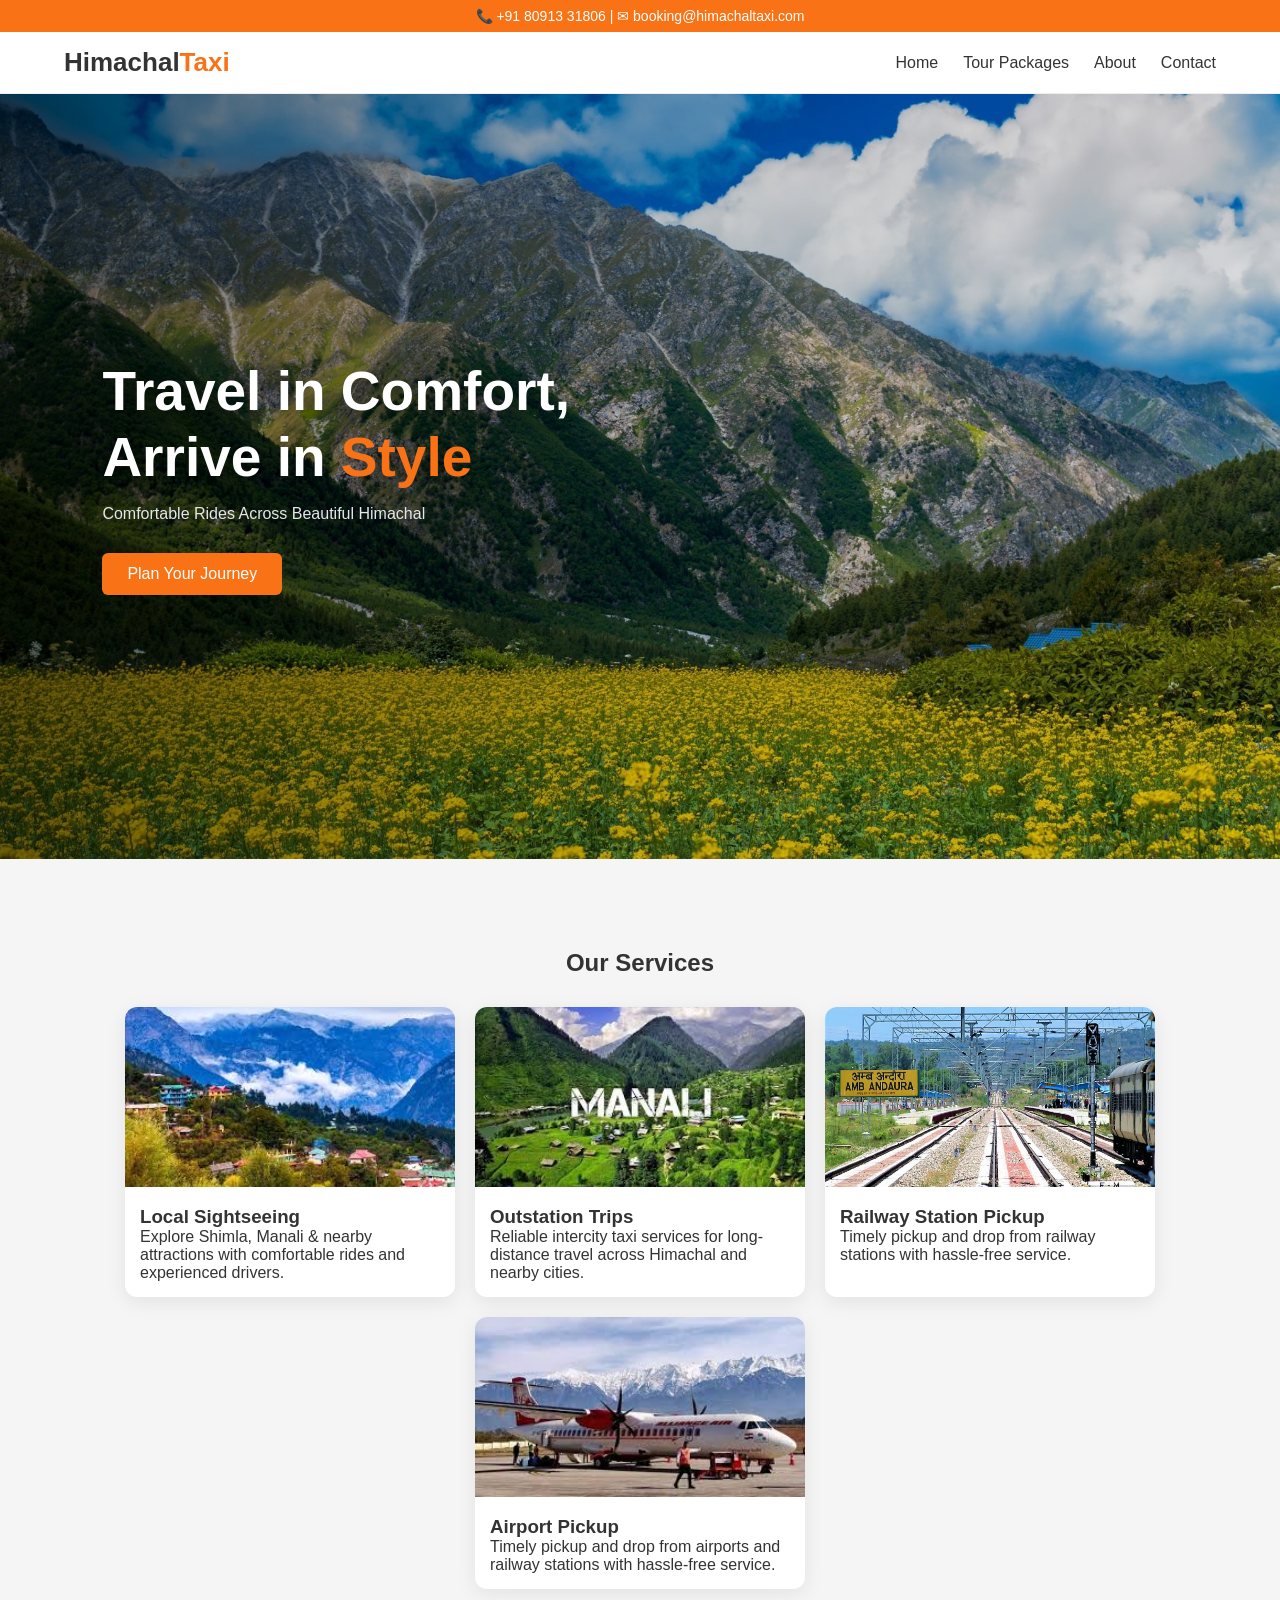
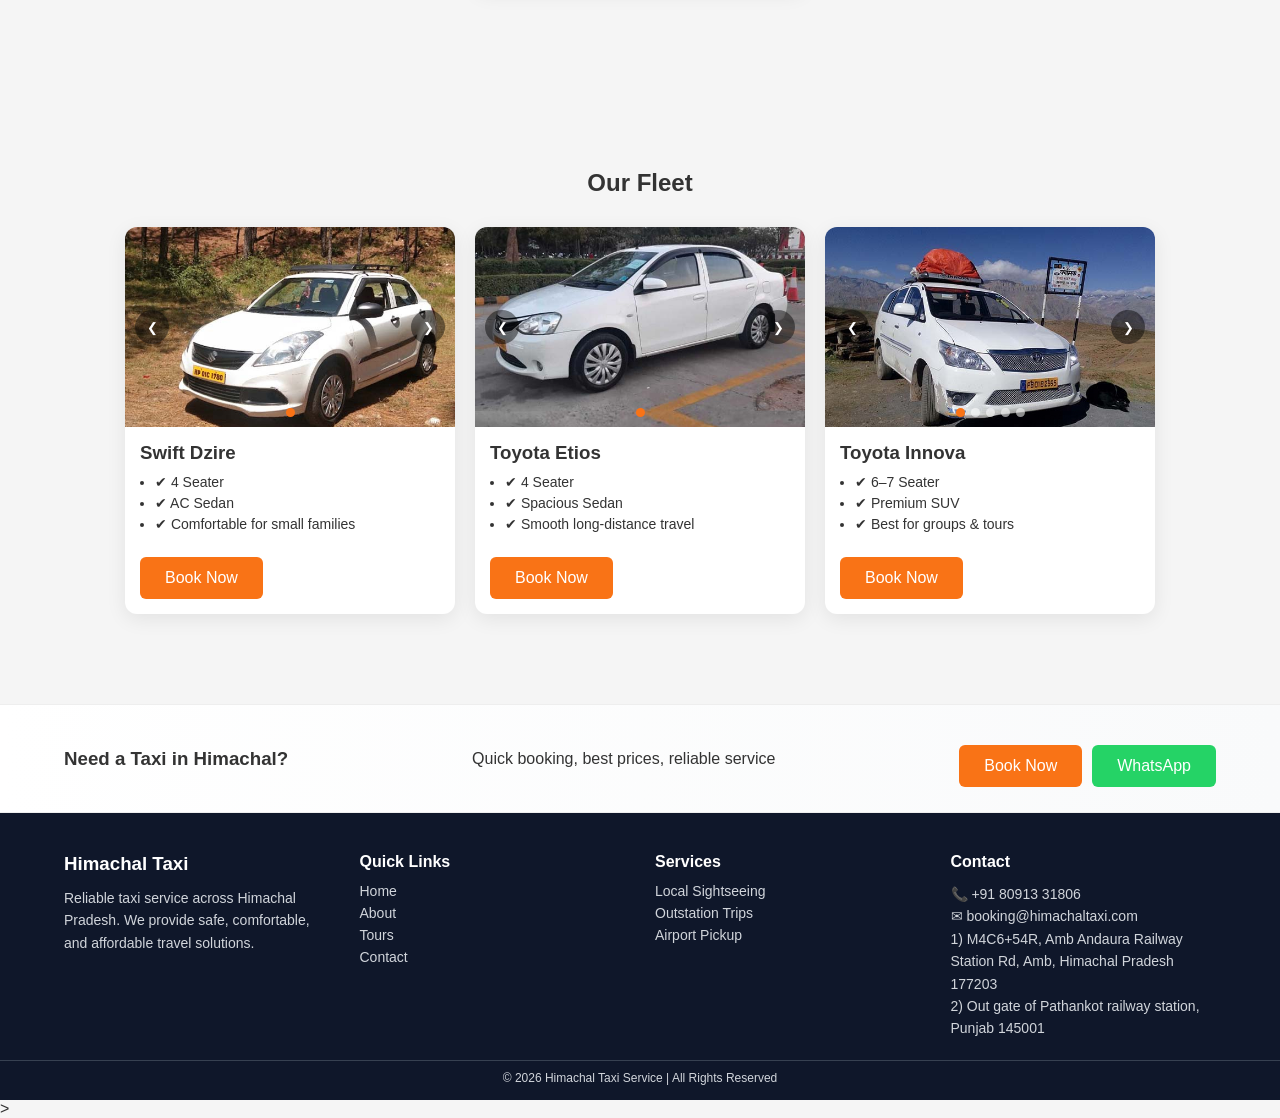
<file: index.html>
<!DOCTYPE html>
<html>
<head>
    <title>Himachal Taxi Service</title>
    <link rel="stylesheet" href="css/style.css">
</head>
<body>

<!-- TOP BAR -->
<div class="topbar">
📞 +91 80913 31806 | ✉ booking@himachaltaxi.com
</div>

<!-- NAVBAR -->
<nav class="navbar">
    <div class="container nav-container">
        <div class="logo">Himachal<span>Taxi</span></div>
        <ul class="nav-links">
            <li><a href="index.html" class="active">Home</a></li>
            <li><a href="tours.html">Tour Packages</a></li>
            <li><a href="about.html">About</a></li>
            <li><a href="contact.html">Contact</a></li>
        </ul>
    </div>
</nav>

<!-- HERO -->
<section class="hero">
    <div class="hero-content">
        <h1>Travel in Comfort, Arrive in  <span>Style</span></h1>
        <p>Comfortable Rides Across Beautiful Himachal</p>
        <a href="contact.html" class="btn">Plan Your Journey</a>
    </div>

</section>

<!-- SERVICES -->
<section class="section">
    <h2>Our Services</h2>

    <div class="cards">

        <div class="card">
            <img src="images/local.jpeg">
            <div class="card-body">
                <h3>Local Sightseeing</h3>
                <p>Explore Shimla, Manali & nearby attractions with comfortable rides and experienced drivers.</p>
            </div>
        </div>

        <div class="card">
            <img src="images/outstaion.jpeg">
            <div class="card-body">
                <h3>Outstation Trips</h3>
                <p>Reliable intercity taxi services for long-distance travel across Himachal and nearby cities.</p>
            </div>
        </div>

        <div class="card">
            <img src="images/Railway-station.jpeg">
            <div class="card-body">
                <h3>Railway Station Pickup</h3>
                <p>Timely pickup and drop from railway stations with hassle-free service.</p>
            </div>
        </div>


        <div class="card">
            <img src="images/airport.jpeg">
            <div class="card-body">
                <h3>Airport Pickup</h3>
                <p>Timely pickup and drop from airports and railway stations with hassle-free service.</p>
            </div>
        </div>

    </div>
</section>

<!-- VEHICLES -->
<section class="section">
    <h2>Our Fleet</h2>

    <div class="cards">

        <!-- DZIRE -->
        <div class="card fleet-card">
            <div class="fleet-carousel" data-carousel>
                <div class="fleet-slides">
                    <img class="fleet-slide" src="images/swift.jpeg" alt="Swift Dzire">
                </div>

                <button class="fleet-prev" type="button" aria-label="Previous image" title="Previous">❮</button>
                <button class="fleet-next" type="button" aria-label="Next image" title="Next">❯</button>
                <div class="fleet-dots" aria-label="Slide navigation"></div>
            </div>

            <div class="card-body">
                <h3>Swift Dzire</h3>


                <ul>
                    <li>✔ 4 Seater</li>
                    <li>✔ AC Sedan</li>
                    <li>✔ Comfortable for small families</li>
                </ul>

                <a href="contact.html" class="btn">Book Now</a>
            </div>
        </div>


        <!-- ETIOS -->
        <div class="card fleet-card">
            <div class="fleet-carousel" data-carousel>
                <div class="fleet-slides">
                    <img class="fleet-slide" src="images/etios.jpeg" alt="Toyota Etios">
                </div>

                <button class="fleet-prev" type="button" aria-label="Previous image" title="Previous">❮</button>
                <button class="fleet-next" type="button" aria-label="Next image" title="Next">❯</button>
                <div class="fleet-dots" aria-label="Slide navigation"></div>
            </div>

            <div class="card-body">
                <h3>Toyota Etios</h3>


                <ul>
                    <li>✔ 4 Seater</li>
                    <li>✔ Spacious Sedan</li>
                    <li>✔ Smooth long-distance travel</li>
                </ul>

                <a href="contact.html" class="btn">Book Now</a>
            </div>
        </div>


        <!-- INNOVA -->
        <div class="card fleet-card">
            <div class="fleet-carousel" data-carousel>
                <div class="fleet-slides">
                    <img class="fleet-slide" src="images/innova.jpeg" alt="Toyota Innova">
                    <img class="fleet-slide" src="images/Urbaina_1.jpeg" alt="Toyota Innova - Photo 2">
                    <img class="fleet-slide" src="images/Urbaina_2.jpeg" alt="Toyota Innova - Photo 3">
                    <img class="fleet-slide" src="images/Urbaina_3.jpeg" alt="Toyota Innova - Photo 4">
                    <img class="fleet-slide" src="images/Urbaina_4.jpeg" alt="Toyota Innova - Photo 5">
                </div>

                <button class="fleet-prev" type="button" aria-label="Previous image" title="Previous">❮</button>
                <button class="fleet-next" type="button" aria-label="Next image" title="Next">❯</button>
                <div class="fleet-dots" aria-label="Slide navigation"></div>
            </div>

            <div class="card-body">
                <h3>Toyota Innova</h3>


                <ul>
                    <li>✔ 6–7 Seater</li>
                    <li>✔ Premium SUV</li>
                    <li>✔ Best for groups & tours</li>
                </ul>

                <a href="contact.html" class="btn">Book Now</a>
            </div>
        </div>

        <!-- INNOVA (2nd listing removed; duplicates caused UI repetition) -->

    </div>
</section>

<section class="cta-strip">
    <div class="container cta-content">
        <h3>Need a Taxi in Himachal?</h3>
        <p>Quick booking, best prices, reliable service</p>

        <div class="cta-buttons">
            <a href="contact.html" class="btn">Book Now</a>
<a href="https://wa.me/918091331806" class="btn whatsapp">WhatsApp</a>
        </div>
    </div>
</section>

<!-- FOOTER -->
<footer class="footer">
    <div class="container footer-content">

        <!-- ABOUT -->
        <div class="footer-col">
            <h3>Himachal Taxi</h3>
            <p>
                Reliable taxi service across Himachal Pradesh.
                We provide safe, comfortable, and affordable travel solutions.
            </p>
        </div>

        <!-- LINKS -->
        <div class="footer-col">
            <h4>Quick Links</h4>
            <ul>
                <li><a href="index.html">Home</a></li>
                <li><a href="about.html">About</a></li>
                <li><a href="tours.html">Tours</a></li>
                <li><a href="contact.html">Contact</a></li>
            </ul>
        </div>

        <!-- SERVICES -->
        <div class="footer-col">
            <h4>Services</h4>
            <ul>
                <li>Local Sightseeing</li>
                <li>Outstation Trips</li>
                <li>Airport Pickup</li>
            </ul>
        </div>

        <!-- CONTACT -->
        <div class="footer-col">
            <h4>Contact</h4>
<p>📞 +91 80913 31806</p>
            <p>✉ booking@himachaltaxi.com</p>
            <p>1) M4C6+54R, Amb Andaura Railway Station Rd, Amb, Himachal Pradesh 177203</p>
            <p>2) Out gate of Pathankot railway station, Punjab 145001</p>

        </div>

    </div>

    <div class="footer-bottom">
        <p>© 2026 Himachal Taxi Service | All Rights Reserved</p>
    </div>
</footer>>

<script>
    (function () {
        function initFleetCarousels() {
            const carousels = document.querySelectorAll('[data-carousel]');
            carousels.forEach((carousel) => {
                const slidesWrap = carousel.querySelector('.fleet-slides');
                const slides = Array.from(carousel.querySelectorAll('.fleet-slide'));
                const prevBtn = carousel.querySelector('.fleet-prev');
                const nextBtn = carousel.querySelector('.fleet-next');
                const dotsWrap = carousel.querySelector('.fleet-dots');

                if (!slidesWrap || slides.length === 0) return;

                let index = 0;

                // Build dots (only once)
                if (dotsWrap && dotsWrap.children.length === 0) {
                    slides.forEach((_, i) => {
                        const dot = document.createElement('button');
                        dot.type = 'button';
                        dot.className = 'fleet-dot';
                        dot.setAttribute('aria-label', 'Go to slide ' + (i + 1));
                        dot.addEventListener('click', () => goTo(i));
                        dotsWrap.appendChild(dot);
                    });
                }

                const dots = dotsWrap ? Array.from(dotsWrap.querySelectorAll('.fleet-dot')) : [];

                function render() {
                    const slideWidth = carousel.clientWidth;
                    slidesWrap.style.transform = 'translateX(' + (-index * slideWidth) + 'px)';

                    dots.forEach((d, i) => {
                        if (i === index) d.classList.add('active');
                        else d.classList.remove('active');
                    });
                }

                function goTo(i) {
                    index = (i + slides.length) % slides.length;
                    render();
                }

                prevBtn && prevBtn.addEventListener('click', () => goTo(index - 1));
                nextBtn && nextBtn.addEventListener('click', () => goTo(index + 1));

                // initial render
                render();

                // keep aligned on resize
                window.addEventListener('resize', render);

                // optional: autoplay for multi-image carousels
                if (slides.length > 1) {
                    let timer = setInterval(() => goTo(index + 1), 3500);
                    carousel.addEventListener('mouseenter', () => clearInterval(timer));
                    carousel.addEventListener('mouseleave', () => {
                        timer = setInterval(() => goTo(index + 1), 3500);
                    });
                }
            });
        }

        if (document.readyState === 'loading') {
            document.addEventListener('DOMContentLoaded', initFleetCarousels);
        } else {
            initFleetCarousels();
        }
    })();
</script>

</body>
</html>
</file>
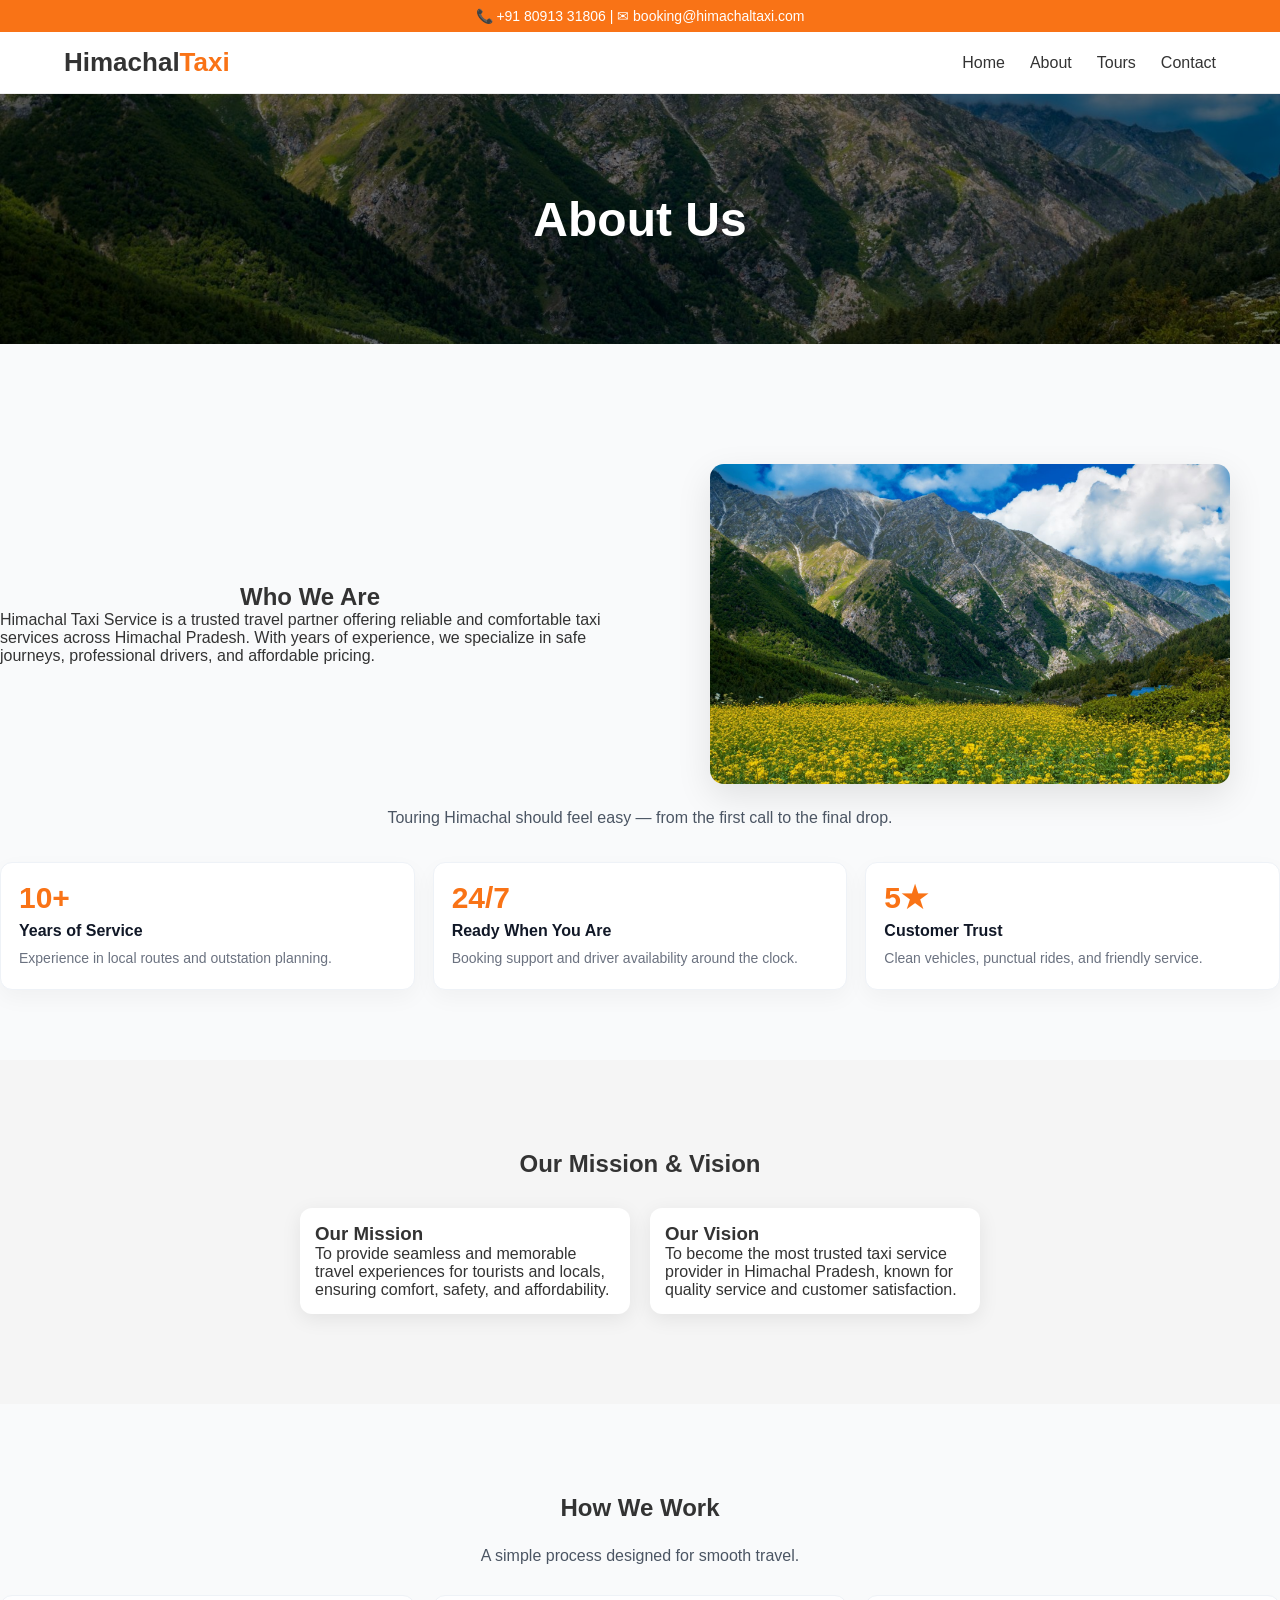
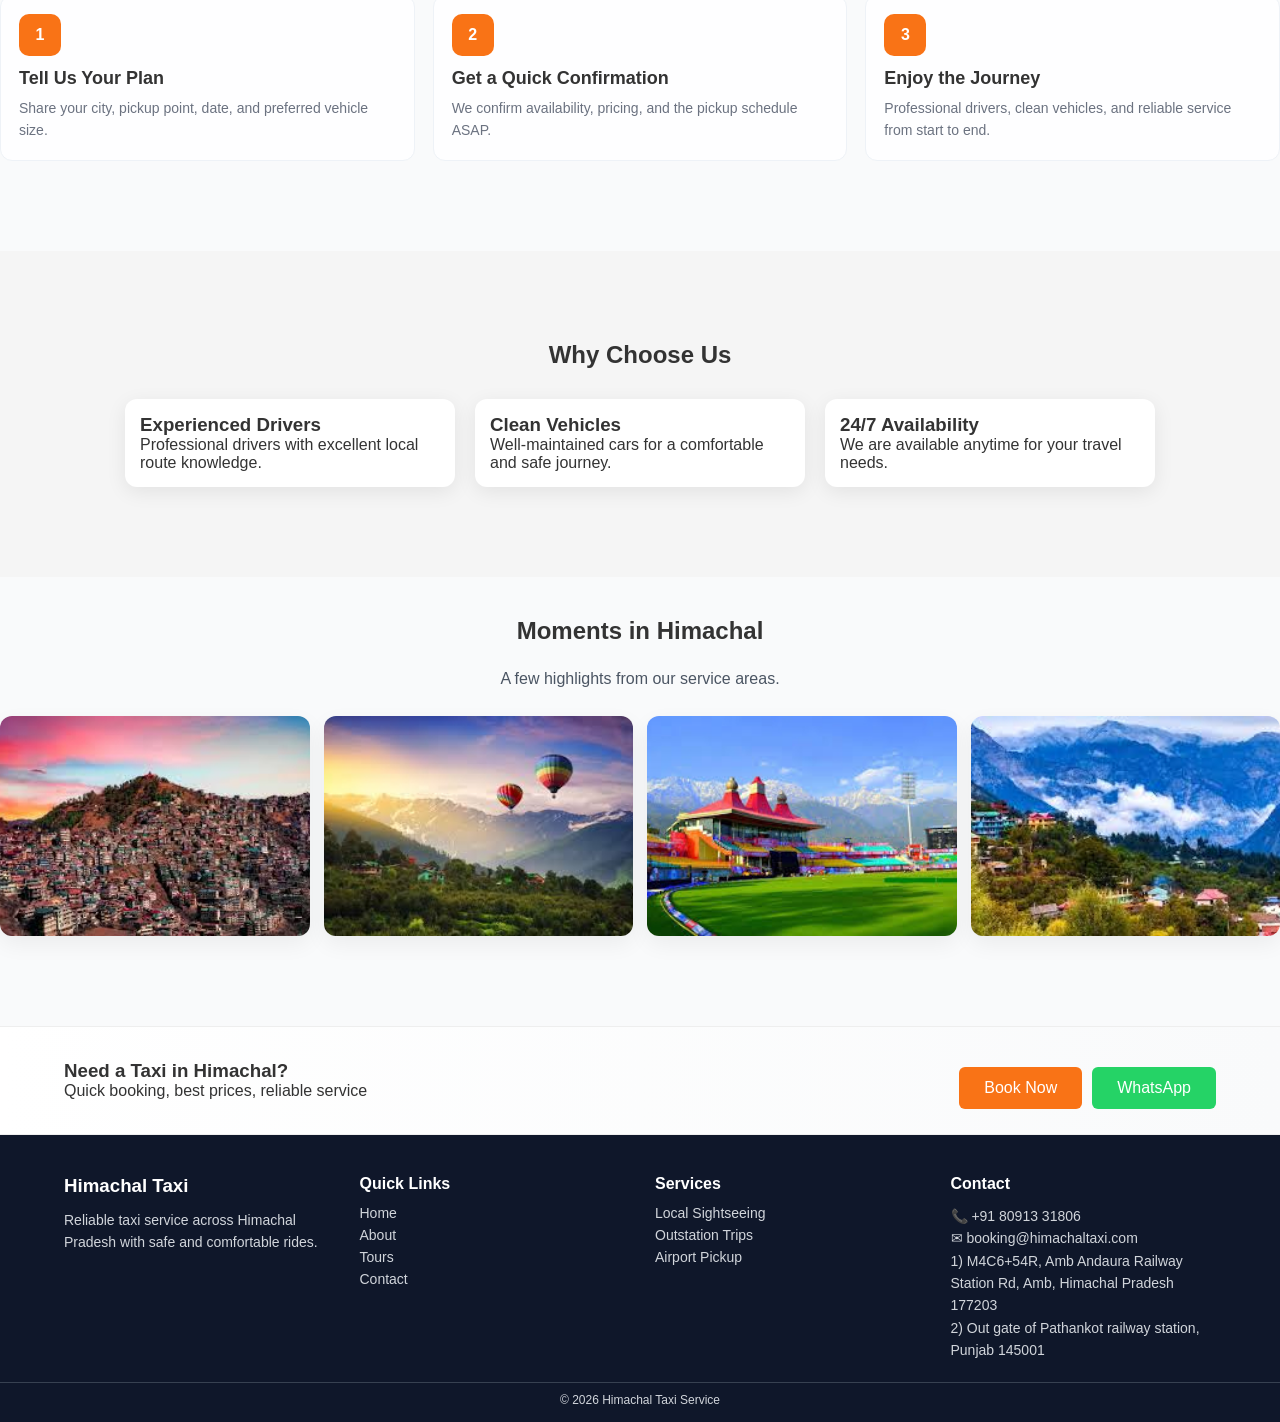
<file: about.html>
<!DOCTYPE html>
<html>
<head>
    <title>About - Himachal Taxi Service</title>
    <link rel="stylesheet" href="css/style.css">
</head>
<body>

<!-- TOP BAR -->
<div class="topbar">
📞 +91 80913 31806 | ✉ booking@himachaltaxi.com
</div>

<!-- NAVBAR -->
<nav class="navbar">
    <div class="container nav-container">
        <div class="logo">Himachal<span>Taxi</span></div>
        <ul class="nav-links">
            <li><a href="index.html">Home</a></li>
            <li><a href="about.html" class="active">About</a></li>
            <li><a href="tours.html">Tours</a></li>
            <li><a href="contact.html">Contact</a></li>
        </ul>
    </div>
</nav>

<!-- HERO -->
<section class="inner-hero">
    <h1>About Us</h1>
</section>

<!-- ABOUT (split) -->
<section class="section light-bg" style="padding-bottom: 70px;">
    <div class="about-split">
        <div class="about-copy">
            <h2>Who We Are</h2>
            <p class="center-text" style="text-align:left;">
                Himachal Taxi Service is a trusted travel partner offering reliable and comfortable taxi services across Himachal Pradesh.
                With years of experience, we specialize in safe journeys, professional drivers, and affordable pricing.
            </p>
        </div>

        <div class="about-image">
            <img src="images/hero-1.jpeg" alt="Himachal Taxi Service">
        </div>
    </div>

    <p class="section-subtitle">Touring Himachal should feel easy — from the first call to the final drop.</p>

    <div class="stats-grid">
        <div class="stat-card">
            <div class="stat-value">10+ </div>
            <div class="stat-label">Years of Service</div>
            <div class="stat-desc">Experience in local routes and outstation planning.</div>
        </div>

        <div class="stat-card">
            <div class="stat-value">24/7</div>
            <div class="stat-label">Ready When You Are</div>
            <div class="stat-desc">Booking support and driver availability around the clock.</div>
        </div>

        <div class="stat-card">
            <div class="stat-value">5★</div>
            <div class="stat-label">Customer Trust</div>
            <div class="stat-desc">Clean vehicles, punctual rides, and friendly service.</div>
        </div>
    </div>
</section>

<!-- MISSION + VISION -->
<section class="section">
    <h2>Our Mission & Vision</h2>
    <div class="cards">

        <div class="card">
            <div class="card-body">
                <h3>Our Mission</h3>
                <p>
                    To provide seamless and memorable travel experiences for tourists and locals,
                    ensuring comfort, safety, and affordability.
                </p>
            </div>
        </div>

        <div class="card">
            <div class="card-body">
                <h3>Our Vision</h3>
                <p>
                    To become the most trusted taxi service provider in Himachal Pradesh,
                    known for quality service and customer satisfaction.
                </p>
            </div>
        </div>

    </div>
</section>

<!-- HOW WE WORK -->
<section class="section light-bg">
    <h2>How We Work</h2>
    <p class="section-subtitle">A simple process designed for smooth travel.</p>

    <div class="timeline">
        <div class="timeline-item">
            <div class="timeline-step">1</div>
            <h3>Tell Us Your Plan</h3>
            <p>Share your city, pickup point, date, and preferred vehicle size.</p>
        </div>

        <div class="timeline-item">
            <div class="timeline-step">2</div>
            <h3>Get a Quick Confirmation</h3>
            <p>We confirm availability, pricing, and the pickup schedule ASAP.</p>
        </div>

        <div class="timeline-item">
            <div class="timeline-step">3</div>
            <h3>Enjoy the Journey</h3>
            <p>Professional drivers, clean vehicles, and reliable service from start to end.</p>
        </div>
    </div>
</section>

<!-- WHY CHOOSE US (cards kept, but made more visual) -->
<section class="section">
    <h2>Why Choose Us</h2>

    <div class="cards">

        <div class="card">
            <div class="card-body">
                <h3>Experienced Drivers</h3>
                <p>Professional drivers with excellent local route knowledge.</p>
            </div>
        </div>

        <div class="card">
            <div class="card-body">
                <h3>Clean Vehicles</h3>
                <p>Well-maintained cars for a comfortable and safe journey.</p>
            </div>
        </div>

        <div class="card">
            <div class="card-body">
                <h3>24/7 Availability</h3>
                <p>We are available anytime for your travel needs.</p>
            </div>
        </div>

    </div>
</section>

<!-- GALLERY -->
<section class="section light-bg" style="padding-top: 40px;">
    <h2>Moments in Himachal</h2>
    <p class="section-subtitle">A few highlights from our service areas.</p>

    <div class="gallery-grid">
        <div class="gallery-item"><img src="images/shimla.jpeg" alt="Shimla"/></div>
        <div class="gallery-item"><img src="images/manali.jpeg" alt="Manali"/></div>
        <div class="gallery-item"><img src="images/dharamshala.jpeg" alt="Dharamshala"/></div>
        <div class="gallery-item"><img src="images/local.jpeg" alt="Local Himachal"/></div>
    </div>
</section>


<!-- SLIM CTA (same as home) -->
<section class="cta-strip">
    <div class="container cta-content">
        <div>
            <h3>Need a Taxi in Himachal?</h3>
            <p>Quick booking, best prices, reliable service</p>
        </div>

        <div class="cta-buttons">
            <a href="contact.html" class="btn">Book Now</a>
<a href="https://wa.me/918091331806" class="btn whatsapp">WhatsApp</a>
        </div>
    </div>
</section>

<!-- FOOTER -->
<footer class="footer">
    <div class="footer-content">

        <div class="footer-col">
            <h3>Himachal Taxi</h3>
            <p>Reliable taxi service across Himachal Pradesh with safe and comfortable rides.</p>
        </div>

        <div class="footer-col">
            <h4>Quick Links</h4>
            <ul>
                <li><a href="index.html">Home</a></li>
                <li><a href="about.html">About</a></li>
                <li><a href="tours.html">Tours</a></li>
                <li><a href="contact.html">Contact</a></li>
            </ul>
        </div>

        <div class="footer-col">
            <h4>Services</h4>
            <ul>
                <li>Local Sightseeing</li>
                <li>Outstation Trips</li>
                <li>Airport Pickup</li>
            </ul>
        </div>

        <div class="footer-col">
            <h4>Contact</h4>
<p>📞 +91 80913 31806</p>
            <p>✉ booking@himachaltaxi.com</p>
            <p>1) M4C6+54R, Amb Andaura Railway Station Rd, Amb, Himachal Pradesh 177203</p>
            <p>2) Out gate of Pathankot railway station, Punjab 145001</p>

        </div>

    </div>

    <div class="footer-bottom">
        <p>© 2026 Himachal Taxi Service</p>
    </div>
</footer>

</body>
</html>
</file>
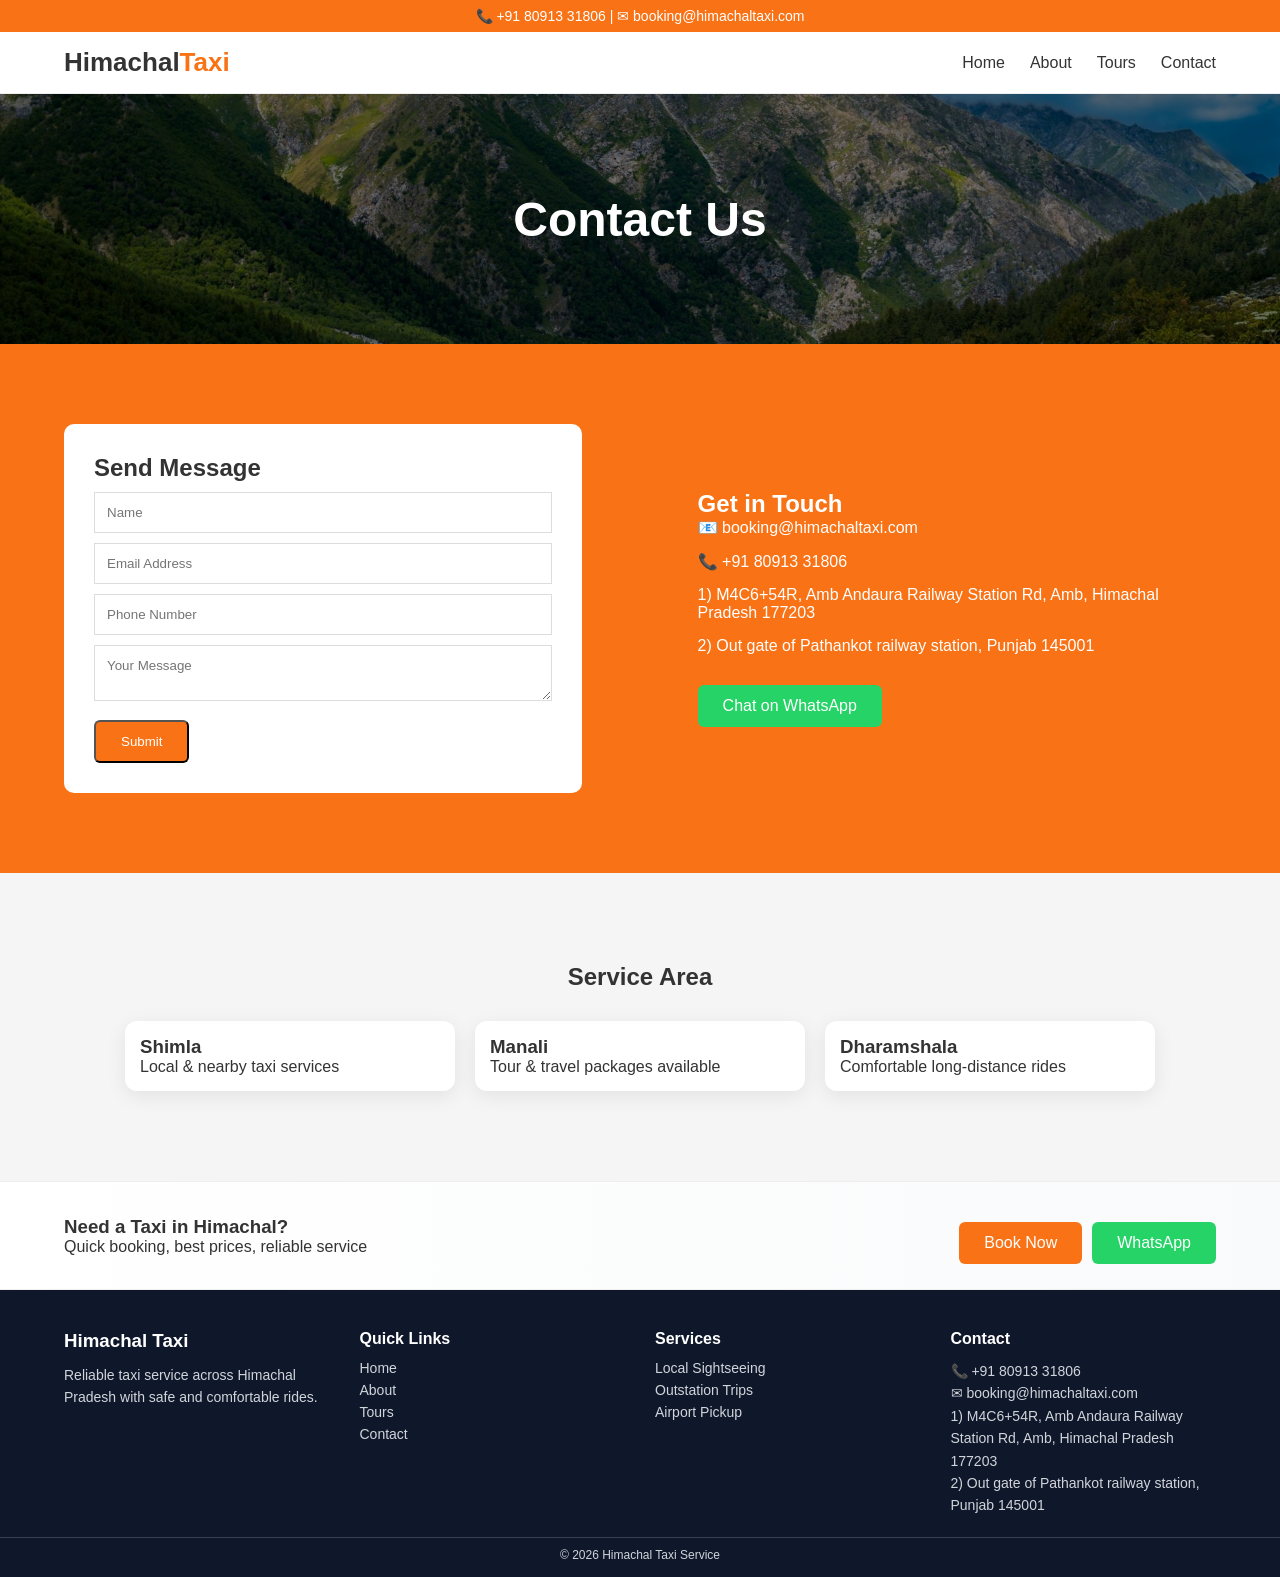
<file: contact.html>
<!DOCTYPE html>
<html>
<head>
    <title>Contact - Himachal Taxi Service</title>
    <link rel="stylesheet" href="css/style.css">
</head>
<body>

<!-- TOP BAR -->
<div class="topbar">
📞 +91 80913 31806 | ✉ booking@himachaltaxi.com
</div>

<!-- NAVBAR -->
<nav class="navbar">
    <div class="container nav-container">
        <div class="logo">Himachal<span>Taxi</span></div>
        <ul class="nav-links">
            <li><a href="index.html">Home</a></li>
            <li><a href="about.html">About</a></li>
            <li><a href="tours.html">Tours</a></li>
            <li><a href="contact.html" class="active">Contact</a></li>
        </ul>
    </div>
</nav>

<!-- HERO -->
<section class="inner-hero">
    <h1>Contact Us</h1>
</section>

<!-- CONTACT SECTION -->
<section class="contact-section">
    <div class="container contact-wrapper">

        <!-- FORM -->
        <div class="contact-form">
            <h2>Send Message</h2>

            <input type="text" id="contactName" placeholder="Name">
            <input type="email" id="contactEmail" placeholder="Email Address">
            <input type="text" id="contactPhone" placeholder="Phone Number">
            <textarea id="contactMessage" placeholder="Your Message"></textarea>

            <button class="btn" type="button" id="contactSubmit">Submit</button>
        </div>


        <!-- CONTACT INFO -->
        <div class="contact-info">
            <h2>Get in Touch</h2>

            <p>📧 booking@himachaltaxi.com</p>
            <p>📞 +91 80913 31806</p>
            <p>1) M4C6+54R, Amb Andaura Railway Station Rd, Amb, Himachal Pradesh 177203</p>

            <p>2) Out gate of Pathankot railway station, Punjab 145001</p>


            <a href="https://wa.me/918091331806" class="btn whatsapp">
                Chat on WhatsApp

            </a>
        </div>

    </div>
</section>



<!-- SERVICE AREA -->
<section class="section">
    <h2>Service Area</h2>
    <div class="cards">
        <div class="card">
            <div class="card-body">
                <h3>Shimla</h3>
                <p>Local & nearby taxi services</p>
            </div>
        </div>

        <div class="card">
            <div class="card-body">
                <h3>Manali</h3>
                <p>Tour & travel packages available</p>
            </div>
        </div>

        <div class="card">
            <div class="card-body">
                <h3>Dharamshala</h3>
                <p>Comfortable long-distance rides</p>
            </div>
        </div>
    </div>
</section>

<!-- SLIM CTA -->
<section class="cta-strip">
    <div class="container cta-content">
        <div>
            <h3>Need a Taxi in Himachal?</h3>
            <p>Quick booking, best prices, reliable service</p>
        </div>

        <div class="cta-buttons">
            <a href="contact.html" class="btn">Book Now</a>
            <a href="https://wa.me/918091331806" class="btn whatsapp">WhatsApp</a>
        </div>
    </div>
</section>

<!-- FOOTER -->
<footer class="footer">

    <div class="footer-content">

        <div class="footer-col">
            <h3>Himachal Taxi</h3>
            <p>Reliable taxi service across Himachal Pradesh with safe and comfortable rides.</p>
        </div>

        <div class="footer-col">
            <h4>Quick Links</h4>
            <ul>
                <li><a href="index.html">Home</a></li>
                <li><a href="about.html">About</a></li>
                <li><a href="tours.html">Tours</a></li>
                <li><a href="contact.html">Contact</a></li>
            </ul>
        </div>

        <div class="footer-col">
            <h4>Services</h4>
            <ul>
                <li>Local Sightseeing</li>
                <li>Outstation Trips</li>
                <li>Airport Pickup</li>
            </ul>
        </div>

        <div class="footer-col">
            <h4>Contact</h4>
            <p>📞 +91 80913 31806</p>

            <p>✉ booking@himachaltaxi.com</p>
            <p>1) M4C6+54R, Amb Andaura Railway Station Rd, Amb, Himachal Pradesh 177203</p>
            <p>2) Out gate of Pathankot railway station, Punjab 145001</p>

        </div>

    </div>

    <div class="footer-bottom">
        <p>© 2026 Himachal Taxi Service</p>
    </div>
</footer>

<script>
    (function () {
        const btn = document.getElementById('contactSubmit');
        const nameEl = document.getElementById('contactName');
        const emailEl = document.getElementById('contactEmail');
        const phoneEl = document.getElementById('contactPhone');
        const msgEl = document.getElementById('contactMessage');

        if (!btn || !nameEl || !emailEl || !phoneEl || !msgEl) return;

        function escapeForWhatsApp(str) {
            return encodeURIComponent((str || '').trim());
        }

        btn.addEventListener('click', () => {
            const name = nameEl.value;
            const email = emailEl.value;
            const phone = phoneEl.value;
            const message = msgEl.value;

            const combinedMessage = [
                'Hello Himachal Taxi 👋',
                '',
                'Name: ' + (name || '-'),
                'Email: ' + (email || '-'),
                'Phone: ' + (phone || '-'),
                '',
                'Message: ' + (message || '-'),
            ].join('\n');

            const whatsappNumber = '918091331806';

            const url = 'https://wa.me/' + whatsappNumber + '?text=' + escapeForWhatsApp(combinedMessage);

            window.location.href = url;
        });
    })();
</script>

</body>
</html>
</file>
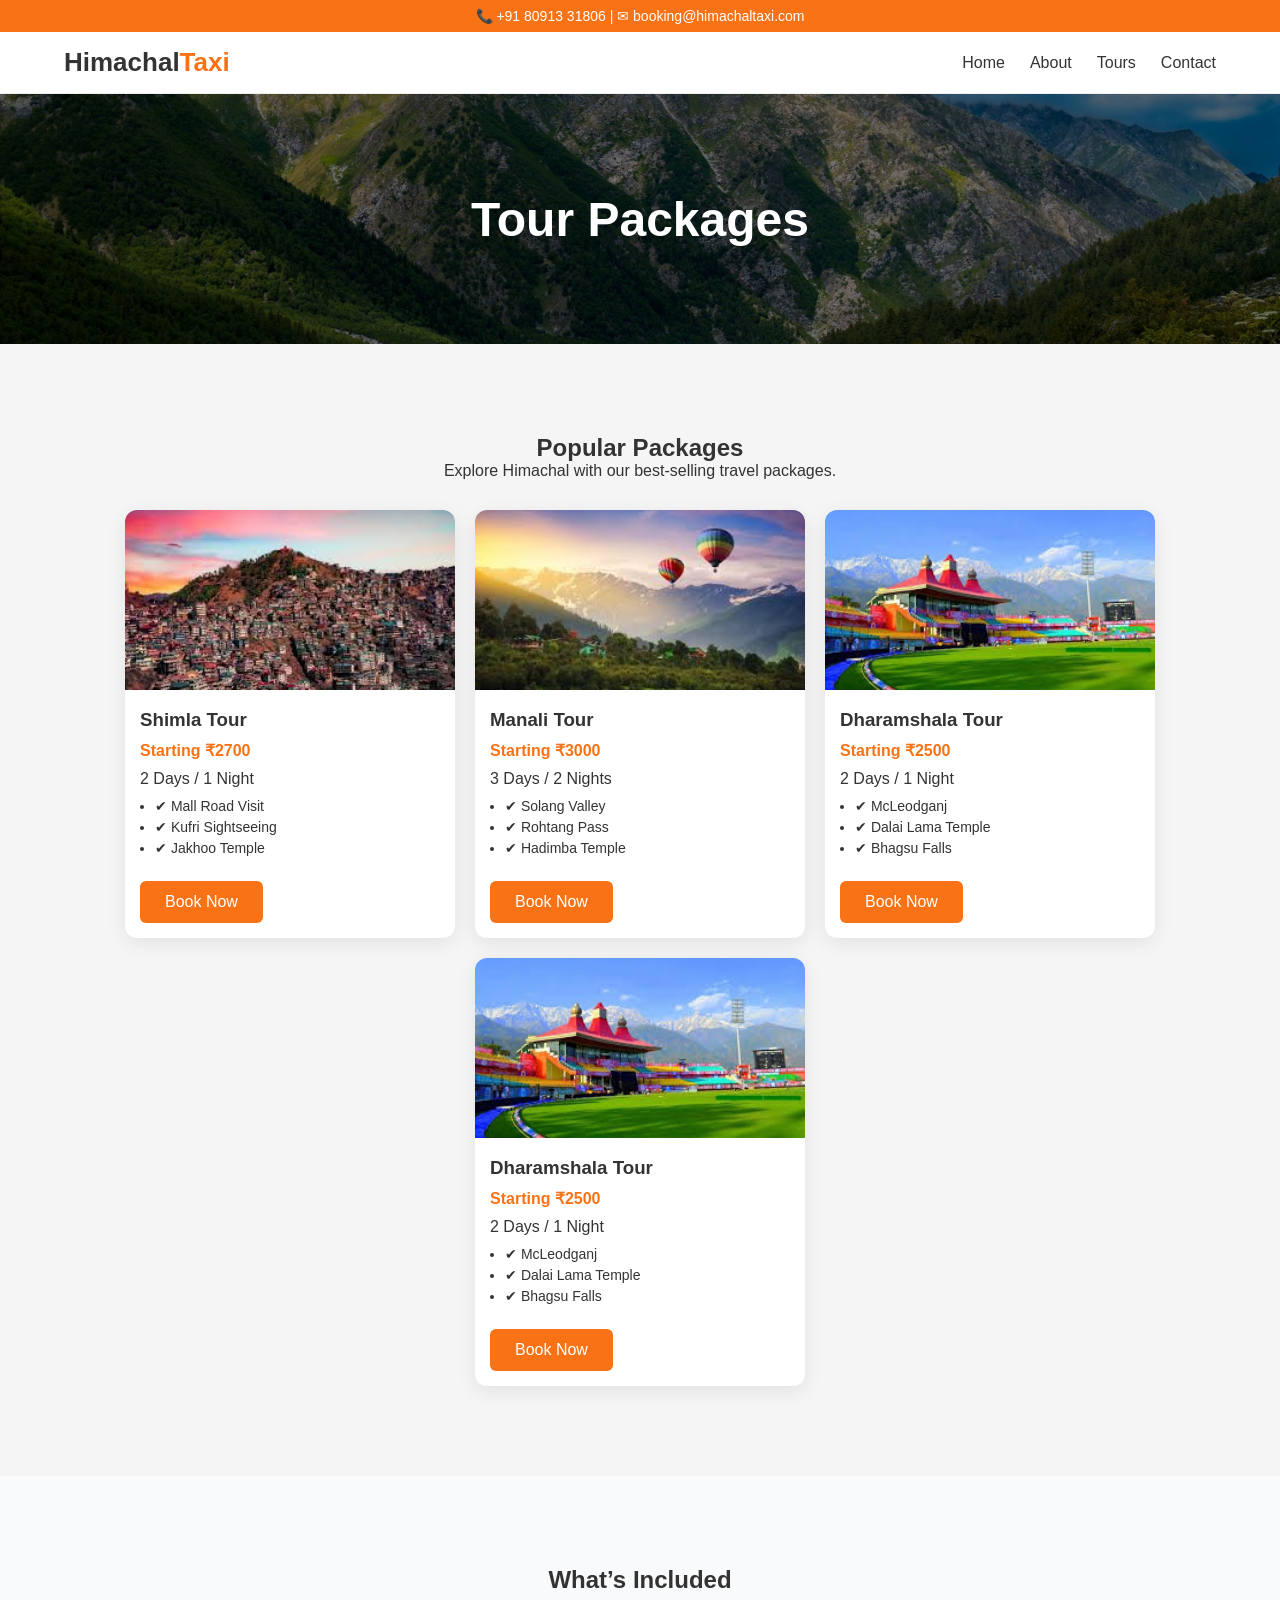
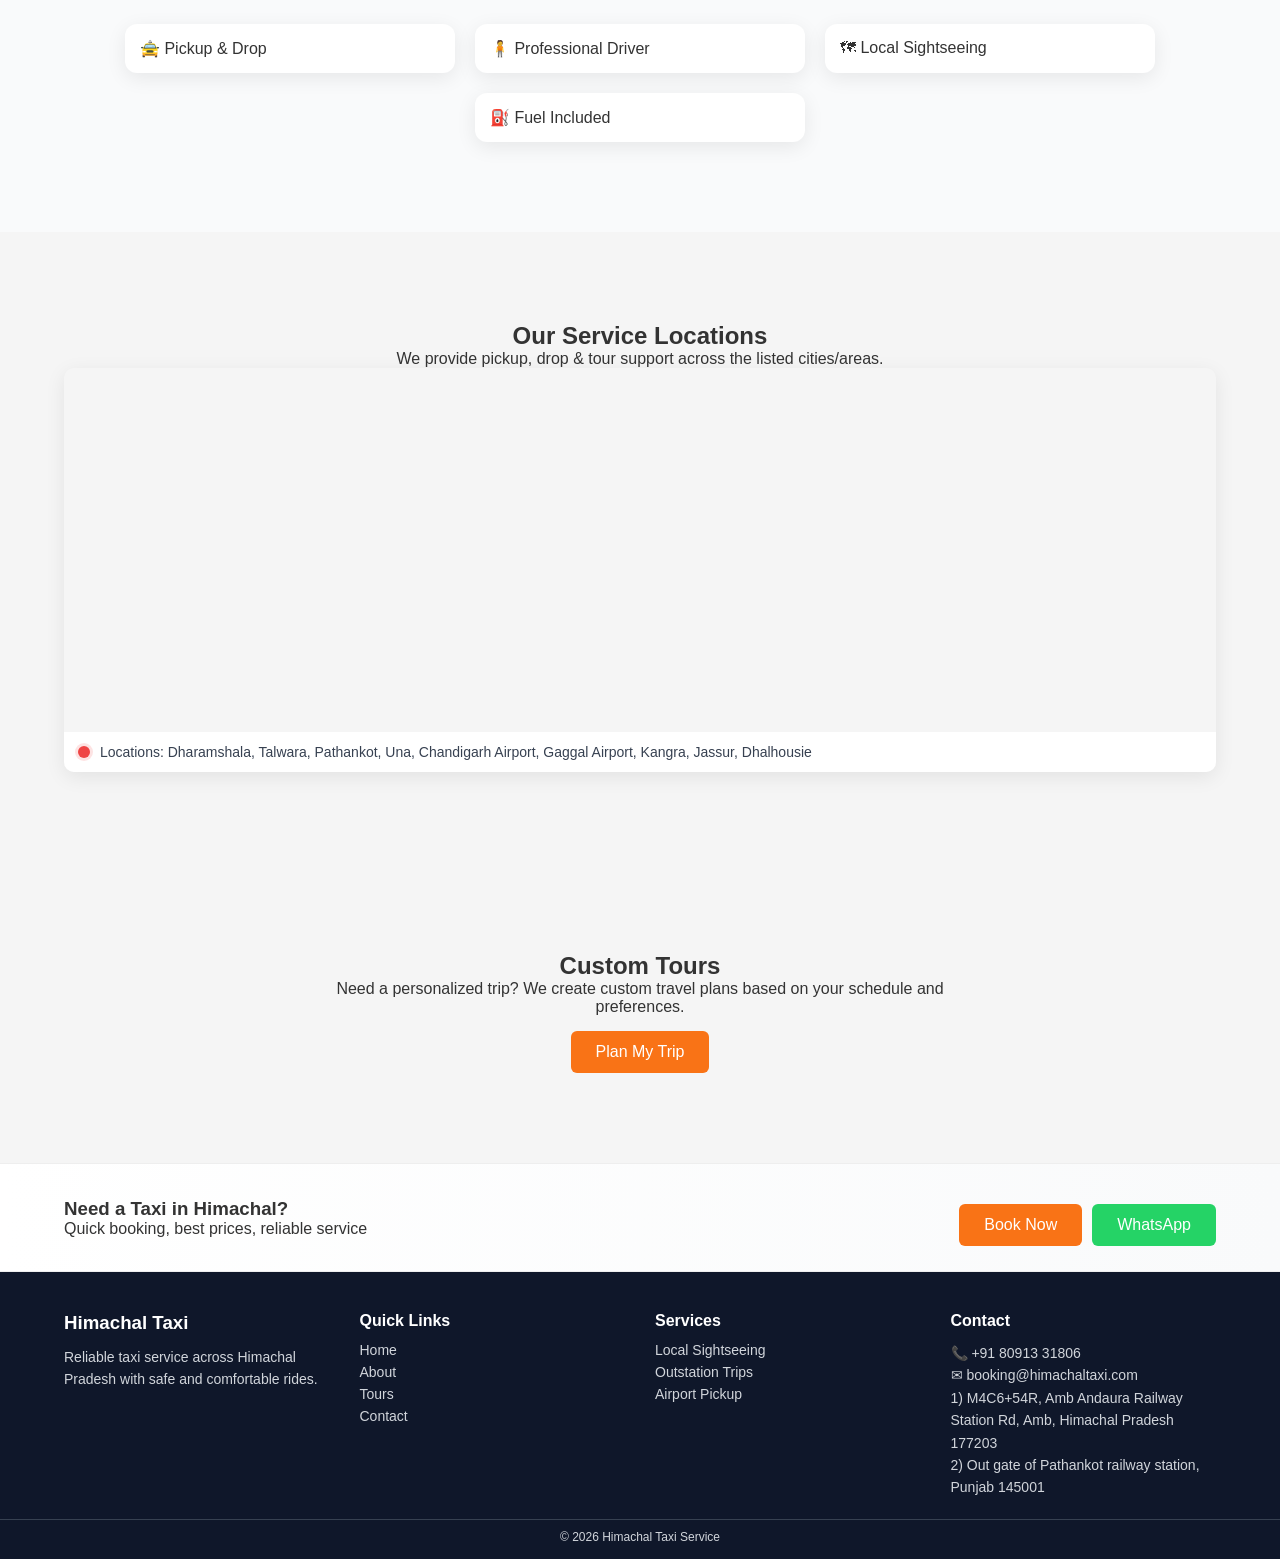
<file: tours.html>
<!DOCTYPE html>
<html>
<head>
    <title>Tours - Himachal Taxi Service</title>
    <link rel="stylesheet" href="css/style.css">
</head>
<body>

<!-- TOP BAR -->
<div class="topbar">
📞 +91 80913 31806 | ✉ booking@himachaltaxi.com
</div>

<!-- NAVBAR -->
<nav class="navbar">
    <div class="container nav-container">
        <div class="logo">Himachal<span>Taxi</span></div>
        <ul class="nav-links">
            <li><a href="index.html">Home</a></li>
            <li><a href="about.html">About</a></li>
            <li><a href="tours.html" class="active">Tours</a></li>
            <li><a href="contact.html">Contact</a></li>
        </ul>
    </div>
</nav>

<!-- HERO -->
<section class="inner-hero">
    <h1>Tour Packages</h1>
</section>

<!-- PACKAGES -->
<section class="section">
    <h2>Popular Packages</h2>
    <p class="center-text">
        Explore Himachal with our best-selling travel packages.
    </p>

    <div class="cards">

        <!-- SHIMLA -->
        <div class="card package-card">
            <img src="images/shimla.jpeg">
            <div class="card-body">
                <h3>Shimla Tour</h3>
                <p class="price">Starting ₹2700</p>
                <p>2 Days / 1 Night</p>
                <ul>
                    <li>✔ Mall Road Visit</li>
                    <li>✔ Kufri Sightseeing</li>
                    <li>✔ Jakhoo Temple</li>
                </ul>
                <a href="contact.html" class="btn">Book Now</a>
            </div>
        </div>

        <!-- MANALI -->
        <div class="card package-card">
            <img src="images/manali.jpeg">
            <div class="card-body">
                <h3>Manali Tour</h3>
                <p class="price">Starting ₹3000</p>
                <p>3 Days / 2 Nights</p>
                <ul>
                    <li>✔ Solang Valley</li>
                    <li>✔ Rohtang Pass</li>
                    <li>✔ Hadimba Temple</li>
                </ul>
                <a href="contact.html" class="btn">Book Now</a>
            </div>
        </div>

        <!-- DHARAMSHALA -->
        <div class="card package-card">
            <img src="images/dharamshala.jpeg">
            <div class="card-body">
                <h3>Dharamshala Tour</h3>
                <p class="price">Starting ₹2500</p>
                <p>2 Days / 1 Night</p>
                <ul>
                    <li>✔ McLeodganj</li>
                    <li>✔ Dalai Lama Temple</li>
                    <li>✔ Bhagsu Falls</li>
                </ul>
                <a href="contact.html" class="btn">Book Now</a>
            </div>
        </div>

         <div class="card package-card">
            <img src="images/dharamshala.jpeg">
            <div class="card-body">
                <h3>Dharamshala Tour</h3>
                <p class="price">Starting ₹2500</p>
                <p>2 Days / 1 Night</p>
                <ul>
                    <li>✔ McLeodganj</li>
                    <li>✔ Dalai Lama Temple</li>
                    <li>✔ Bhagsu Falls</li>
                </ul>
                <a href="contact.html" class="btn">Book Now</a>
            </div>
        </div>

    </div>
</section>

<!-- INCLUDED -->
<section class="section light-bg">
    <h2>What’s Included</h2>

    <div class="cards">
        <div class="card">
            <div class="card-body">🚖 Pickup & Drop</div>
        </div>

        <div class="card">
            <div class="card-body">🧍 Professional Driver</div>
        </div>

        <div class="card">
            <div class="card-body">🗺 Local Sightseeing</div>
        </div>

        <div class="card">
            <div class="card-body">⛽ Fuel Included</div>
        </div>
    </div>
</section>

<!-- SERVICE MAP (multi-location) -->
<section class="section">
    <h2>Our Service Locations</h2>
    <p class="center-text">
        We provide pickup, drop & tour support across the listed cities/areas.
    </p>

    <div class="container">
        <div class="map-wrap map-multi">
            <iframe
                title="Himachal Taxi Locations Map"
                src="https://www.google.com/maps?q=Dharamshala,HP|Talwara,HP|Pathankot,Punjab|Una,HP|Chandigarh|Gaggal,HP|Kangra,HP|Jassur,HP|Dhalhousie,HP&output=embed"
                loading="lazy"
                referrerpolicy="no-referrer-when-downgrade"
            ></iframe>

            <div class="map-legend">
                <span class="dot"></span> Locations: Dharamshala, Talwara, Pathankot, Una, Chandigarh Airport, Gaggal Airport, Kangra, Jassur, Dhalhousie
            </div>
        </div>
    </div>
</section>

<!-- CUSTOM TOUR -->
<section class="section">
    <h2>Custom Tours</h2>
    <p class="center-text">
        Need a personalized trip? We create custom travel plans based on your schedule and preferences.
    </p>
    <a href="contact.html" class="btn">Plan My Trip</a>
</section>

<!-- SLIM CTA (REPLACED OLD ORANGE BLOCK) -->
<section class="cta-strip">
    <div class="container cta-content">
        <div>
            <h3>Need a Taxi in Himachal?</h3>
            <p>Quick booking, best prices, reliable service</p>
        </div>

        <div class="cta-buttons">
            <a href="contact.html" class="btn">Book Now</a>
<a href="https://wa.me/918091331806" class="btn whatsapp">WhatsApp</a>
        </div>
    </div>
</section>

<!-- FOOTER -->
<footer class="footer">
    <div class="footer-content">

        <div class="footer-col">
            <h3>Himachal Taxi</h3>
            <p>Reliable taxi service across Himachal Pradesh with safe and comfortable rides.</p>
        </div>

        <div class="footer-col">
            <h4>Quick Links</h4>
            <ul>
                <li><a href="index.html">Home</a></li>
                <li><a href="about.html">About</a></li>
                <li><a href="tours.html">Tours</a></li>
                <li><a href="contact.html">Contact</a></li>
            </ul>
        </div>

        <div class="footer-col">
            <h4>Services</h4>
            <ul>
                <li>Local Sightseeing</li>
                <li>Outstation Trips</li>
                <li>Airport Pickup</li>
            </ul>
        </div>

        <div class="footer-col">
            <h4>Contact</h4>
<p>📞 +91 80913 31806</p>
            <p>✉ booking@himachaltaxi.com</p>
            <p>1) M4C6+54R, Amb Andaura Railway Station Rd, Amb, Himachal Pradesh 177203</p>
            <p>2) Out gate of Pathankot railway station, Punjab 145001</p>

        </div>

    </div>

    <div class="footer-bottom">
        <p>© 2026 Himachal Taxi Service</p>
    </div>
</footer>

</body>
</html>
</file>
<file: css/style.css>
/* RESET */
* {
    margin: 0;
    padding: 0;
    box-sizing: border-box;
    font-family: 'Segoe UI', sans-serif;
}

body {
    background: #f5f5f5;
    color: #333;
}

/* TOP BAR */
.topbar {
    background: #f97316;
    color: white;
    padding: 8px 0;
    font-size: 14px;
    text-align: center;
}

/* NAVBAR */
.navbar {
    background: white;
    padding: 15px 0;
    border-bottom: 1px solid #eee;
    position: sticky;
    top: 0;
    z-index: 1000;
}

.container {
    width: 90%;
    margin: auto;
}

.nav-container {
    display: flex;
    justify-content: space-between;
    align-items: center;
}

.logo {
    font-size: 26px;
    font-weight: bold;
}

.logo span {
    color: #f97316;
}

.nav-links {
    display: flex;
    gap: 25px;
    list-style: none;
}

.nav-links a {
    text-decoration: none;
    color: #333;
    font-weight: 500;
    transition: 0.3s;
}

.nav-links a:hover {
    color: #f97316;
}

/* HERO */
.hero {
    height: 85vh;
    background-image: url('../images/hero-1.jpeg');
    background-position: center center;
    background-size: cover;
    background-repeat: no-repeat;
    position: relative;
    display: flex;
    align-items: center;
    overflow: hidden;

    /* Helps with perceived sharpness */
    image-rendering: -webkit-optimize-contrast;
    transform: translateZ(0);
}

/* OVERLAY (balanced, not dull) */
.hero::before {
    content: '';
    position: absolute;
    inset: 0;
    background: linear-gradient(
        to right,
        rgba(0,0,0,0.55),
        rgba(0,0,0,0.20),
        rgba(0,0,0,0.12)
    );
}


/* CONTENT */
.hero-content {
    position: relative;
    color: white;
    padding-left: 8%;
    max-width: 600px;
}

/* HEADING */
.hero-content h1 {
    font-size: 55px;
    font-weight: bold;
    line-height: 1.2;
    text-shadow: 0 5px 20px rgba(0,0,0,0.4);
}

/* HIGHLIGHT TEXT */
.hero-content h1 span {
    color: #f97316;
}

/* SUBTEXT */
.hero-content p {
    margin: 15px 0;
    font-size: 16px;
    color: #e5e7eb;
}
/* CALL BOX */
.call-box {
    position: absolute;
    right: 8%;
    top: 40%;
    background: rgba(0,0,0,0.6);
    padding: 20px;
    color: white;
    border-radius: 8px;
}

/* BUTTON */
.btn {
    background: #f97316;
    color: white;
    padding: 12px 25px;
    border-radius: 6px;
    text-decoration: none;
    display: inline-block;
    margin-top: 15px;
    transition: 0.3s ease;
}

.btn:hover {
    background: #ea580c;
    transform: translateY(-2px);
    box-shadow: 0 10px 20px rgba(249,115,22,0.3);
}

.btn.whatsapp {
    background: #25D366;
}

.btn.whatsapp:hover {
    background: #1ebc59;
}

/* SECTION */
.section {
    padding: 90px 0;
    text-align: center;
}

.center-text {
    max-width: 700px;
    margin: auto;
}

.light-bg {
    background: #f9fafb;
}

/* CARDS */
.cards {
    display: flex;
    gap: 20px;
    justify-content: center;
    margin-top: 30px;
    flex-wrap: wrap;
}

.card {
    background: white;
    width: 100%;
    max-width: 330px;
    border-radius: 12px;
    overflow: hidden;
    box-shadow: 0 5px 20px rgba(0,0,0,0.08);
    transition: 0.3s ease;
}



.card:hover {
    transform: translateY(-8px);
    box-shadow: 0 15px 40px rgba(0,0,0,0.15);
}

/* keep service/package images zoom on hover */
.card > img {
    width: 100%;
    height: 180px;
    object-fit: cover;
    transition: 0.4s;
}

@media (max-width: 768px) {
    .card > img {
        height: 160px;
    }
}


.card:hover > img {
    transform: scale(1.05);
}

/* Fleet per-card carousel */
.fleet-carousel {
    position: relative;
    width: 100%;
    height: 200px;
    overflow: hidden;
}

@media (max-width: 768px) {
    .fleet-carousel {
        height: 170px;
    }
}



.fleet-slides {
    display: flex;
    width: 100%;
    height: 100%;
    transition: transform 400ms ease;
}

.fleet-slide {
    width: 100%;
    height: 100%;
    object-fit: cover;
    flex: 0 0 100%;
    transition: transform 0.4s;
}

.card:hover .fleet-slide {
    transform: scale(1.03);
}

.fleet-prev,
.fleet-next {
    position: absolute;
    top: 50%;
    transform: translateY(-50%);
    background: rgba(0,0,0,0.45);
    border: 0;
    color: white;
    width: 34px;
    height: 34px;
    border-radius: 50%;
    cursor: pointer;
    display: flex;
    align-items: center;
    justify-content: center;
    z-index: 2;
    transition: 0.2s ease;
}

.fleet-prev { left: 10px; }
.fleet-next { right: 10px; }

.fleet-prev:hover,
.fleet-next:hover {
    background: rgba(0,0,0,0.65);
}

.fleet-dots {
    position: absolute;
    left: 0;
    right: 0;
    bottom: 10px;
    display: flex;
    justify-content: center;
    gap: 6px;
    z-index: 2;
}

.fleet-dot {
    width: 9px;
    height: 9px;
    border-radius: 50%;
    border: 0;
    background: rgba(255,255,255,0.55);
    cursor: pointer;
    padding: 0;
}

.fleet-dot.active {
    background: #f97316;
}

.card-body {
    padding: 15px;
    text-align: left;
}


.price {
    color: #f97316;
    font-weight: bold;
    margin: 10px 0;
}

.card ul {
    padding-left: 15px;
    margin: 10px 0;
}

.card ul li {
    font-size: 14px;
    margin-bottom: 5px;
}

/* INNER HERO */
.inner-hero {
    background: url('../images/hero-1.jpeg') center/cover no-repeat;
    height: 250px;
    display: flex;
    align-items: center;
    justify-content: center;
    color: white;
    font-size: 32px;
    font-weight: bold;
    position: relative;
}

.inner-hero::before {
    content: '';
    position: absolute;
    inset: 0;
    background: rgba(0,0,0,0.5);
}

.inner-hero h1 {
    position: relative;
}

/* CONTACT SECTION */
.contact-section {
    background: #f97316;
    padding: 80px 0;
    color: white;
}

/* MAP */
.map-wrap {
    width: 100%;
    border-radius: 10px;
    overflow: hidden;
    box-shadow: 0 5px 20px rgba(0,0,0,0.08);
}

.map-wrap iframe {
    width: 100%;
    height: 360px;
    border: 0;
}

.map-legend {
    display: flex;
    align-items: center;
    gap: 10px;
    padding: 12px 14px;
    background: #ffffff;
    color: #374151;
    font-size: 14px;
}

.map-legend .dot {
    width: 12px;
    height: 12px;
    border-radius: 50%;
    background: #ef4444;
    display: inline-block;
    box-shadow: 0 0 0 3px rgba(239, 68, 68, 0.15);
}

@media (max-width: 768px) {
    .map-wrap iframe {
        height: 300px;
    }
}



.contact-wrapper {
    display: flex;
    gap: 40px;
    justify-content: space-between;
    align-items: center;
    flex-wrap: wrap;
}

.contact-form {
    background: white;
    padding: 30px;
    border-radius: 10px;
    width: 45%;
    color: #333;
}

.contact-form input,
.contact-form textarea {
    width: 100%;
    padding: 12px;
    margin-top: 10px;
    border: 1px solid #ddd;
}

.contact-info {
    width: 45%;
}

.contact-info p {
    margin-bottom: 15px;
    font-size: 16px;
}

/* CTA STRIP */
.cta-strip {
    background: linear-gradient(90deg, #fff, #f9fafb);
    border-top: 1px solid #eee;
    border-bottom: 1px solid #eee;
    padding: 25px 0;
}

.cta-content {
    display: flex;
    justify-content: space-between;
    align-items: center;
    flex-wrap: wrap;
    gap: 20px;
}

.cta-buttons {
    display: flex;
    gap: 10px;
}

/* FOOTER */
.footer {
    background: #0f172a;
    color: #d1d5db;
    padding: 40px 0 15px;
}

/* MAIN GRID */
.footer-content {
    display: grid;
    grid-template-columns: repeat(4, 1fr); /* 4 columns */
    gap: 30px;
    width: 90%;
    margin: auto;
}

/* COLUMN */
.footer-col h3,
.footer-col h4 {
    margin-bottom: 12px;
    color: #fff;
}

.footer-col p {
    font-size: 14px;
    line-height: 1.6;
}

/* REMOVE BULLETS */
.footer-col ul {
    list-style: none;
    padding: 0;
}

.footer-col ul li {
    margin-bottom: 6px;
    font-size: 14px;
}

/* LINKS */
.footer-col ul li a {
    text-decoration: none;
    color: #d1d5db;
}

.footer-col ul li a:hover {
    color: #f97316;
}

/* BOTTOM */
.footer-bottom {
    text-align: center;
    margin-top: 20px;
    border-top: 1px solid #374151;
    padding-top: 10px;
    font-size: 12px;
}


/* MOBILE */
@media (max-width: 768px) {
    .nav-links {
        flex-direction: column;
        gap: 10px;
    }

    /* HERO (mobile): reduce height so image doesn't feel too big */
    .hero {
        height: 58vh;
        background-position: 50% 35%;
    }

    .contact-wrapper {
        flex-direction: column;
    }

    .contact-form,
    .contact-info {
        width: 100%;
    }

    .cta-content {
        flex-direction: column;
        text-align: center;
    }

    .footer-content {
        grid-template-columns: repeat(2, 1fr);
    }
}

@media (max-width: 420px) {
    .footer-content {
        grid-template-columns: 1fr;
    }
}

/* ==========================
   ABOUT PAGE (missing styles)
   ========================== */

.about-split {
    display: flex;
    align-items: center;
    justify-content: space-between;
    gap: 40px;
    margin-top: 30px;
}

.about-copy {
    flex: 1;
}

.about-image {
    flex: 1;
    display: flex;
    justify-content: center;
}

.about-image img {
    width: 100%;
    max-width: 520px;
    height: 320px;
    object-fit: cover;
    border-radius: 14px;
    box-shadow: 0 12px 35px rgba(0, 0, 0, 0.10);
}

.section-subtitle {
    margin: 25px auto 0;
    max-width: 860px;
    color: #4b5563;
    font-size: 16px;
}

.stats-grid {
    margin-top: 35px;
    display: grid;
    grid-template-columns: repeat(3, 1fr);
    gap: 18px;
    text-align: left;
}

.stat-card {
    background: #ffffff;
    border: 1px solid #eef2f7;
    border-radius: 12px;
    padding: 18px 18px 20px;
    box-shadow: 0 8px 22px rgba(0, 0, 0, 0.04);
}

.stat-value {
    font-size: 30px;
    font-weight: 800;
    color: #f97316;
    line-height: 1.1;
}

.stat-label {
    margin-top: 8px;
    font-weight: 700;
    color: #111827;
}

.stat-desc {
    margin-top: 8px;
    font-size: 14px;
    color: #6b7280;
    line-height: 1.5;
}

.timeline {
    margin-top: 30px;
    display: grid;
    grid-template-columns: repeat(3, 1fr);
    gap: 18px;
    text-align: left;
}

.timeline-item {
    background: rgba(255, 255, 255, 0.9);
    border: 1px solid #eef2f7;
    border-radius: 12px;
    padding: 18px;
}

.timeline-step {
    width: 42px;
    height: 42px;
    border-radius: 10px;
    background: #f97316;
    color: #fff;
    display: flex;
    align-items: center;
    justify-content: center;
    font-weight: 800;
    margin-bottom: 12px;
}

.timeline-item h3 {
    font-size: 18px;
    margin-bottom: 8px;
}

.timeline-item p {
    font-size: 14px;
    color: #6b7280;
    line-height: 1.6;
}

.gallery-grid {
    margin-top: 28px;
    display: grid;
    grid-template-columns: repeat(4, 1fr);
    gap: 14px;
}

.gallery-item {
    border-radius: 12px;
    overflow: hidden;
    box-shadow: 0 8px 22px rgba(0, 0, 0, 0.06);
    background: #fff;
}

.gallery-item img {
    width: 100%;
    height: 220px;
    display: block;
    object-fit: cover;
    transition: transform 0.35s ease;
}

.gallery-item:hover img {
    transform: scale(1.06);
}

/* About responsive */
@media (max-width: 992px) {
    .about-split {
        flex-direction: column;
        text-align: center;
    }

    .about-copy {
        width: 100%;
    }

    .about-image {
        width: 100%;
    }

    .about-image img {
        max-width: 680px;
        height: 300px;
    }

    .stats-grid {
        grid-template-columns: 1fr;
    }

    .timeline {
        grid-template-columns: 1fr;
    }

    .gallery-grid {
        grid-template-columns: repeat(2, 1fr);
    }

    .section-subtitle {
        padding: 0 14px;
    }
}

@media (max-width: 480px) {
    .gallery-grid {
        grid-template-columns: 1fr;
    }

    .about-image img {
        height: 240px;
    }
}
</file>
